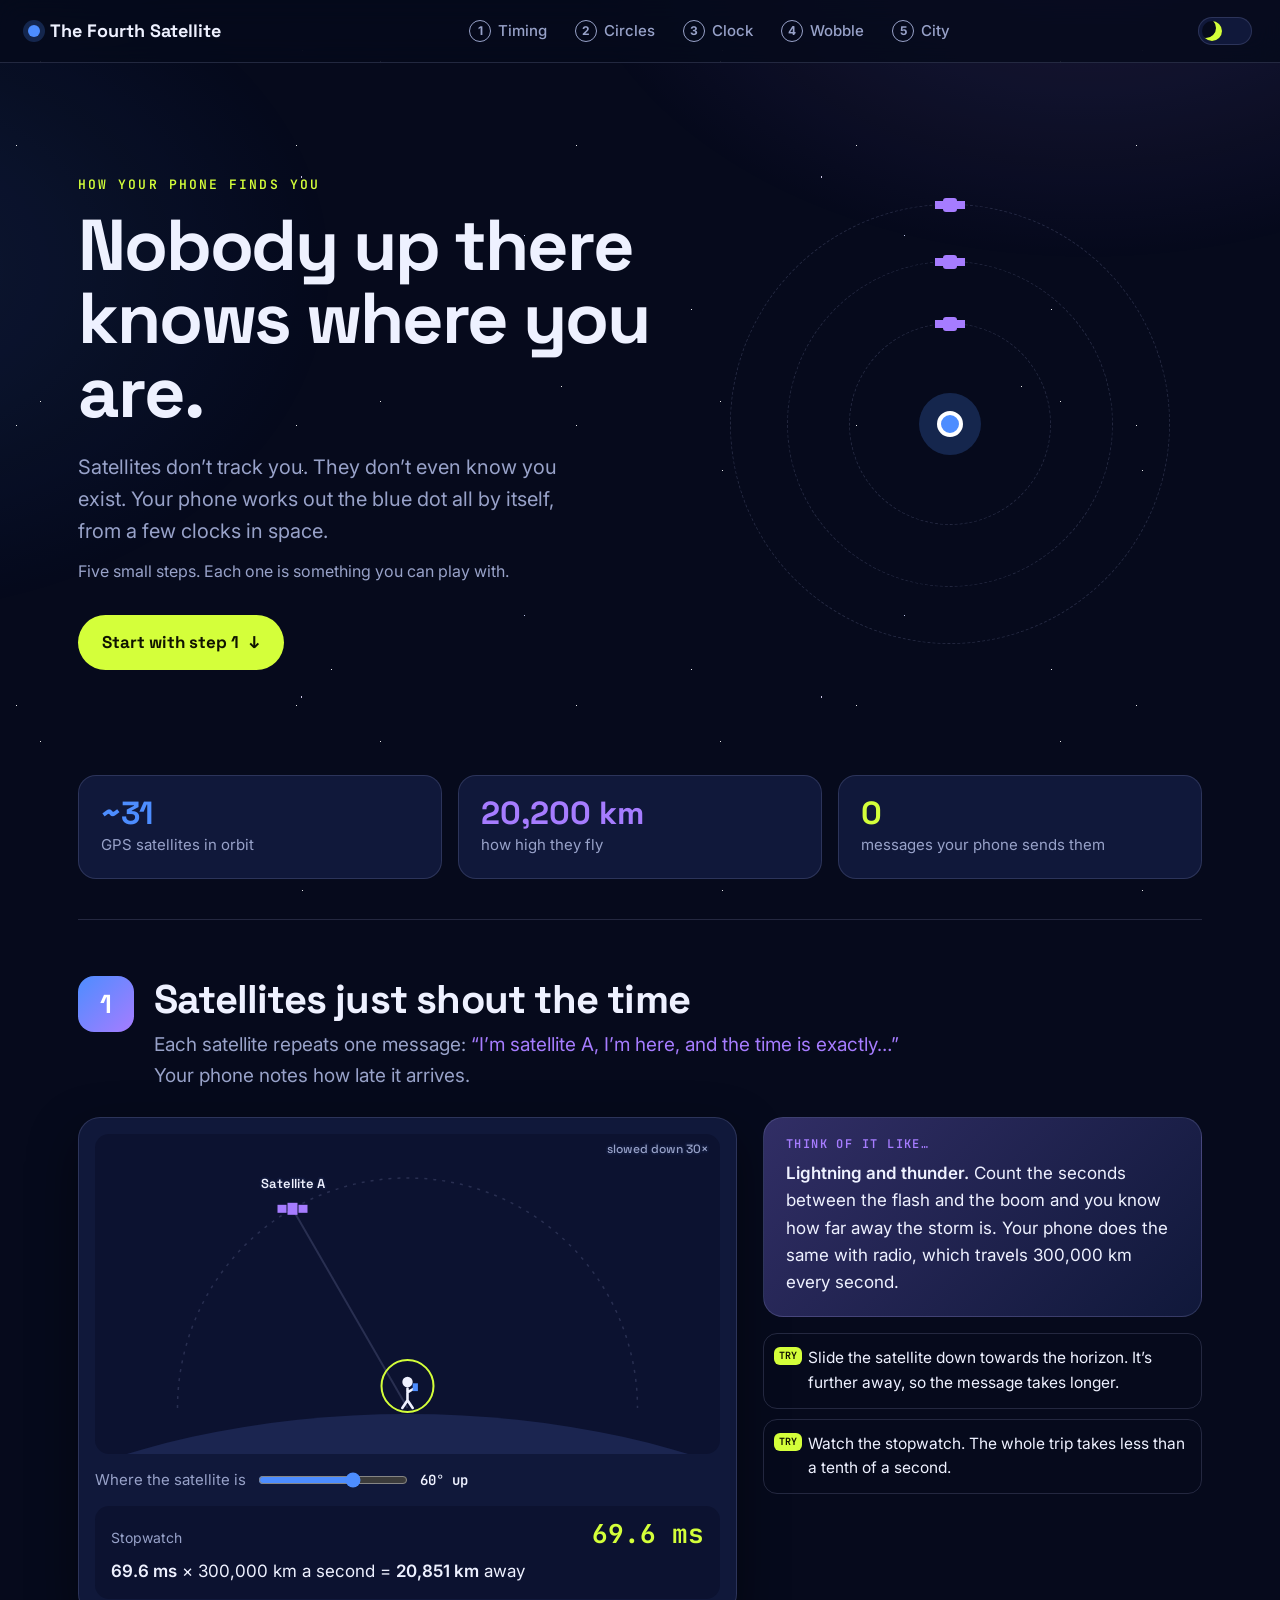
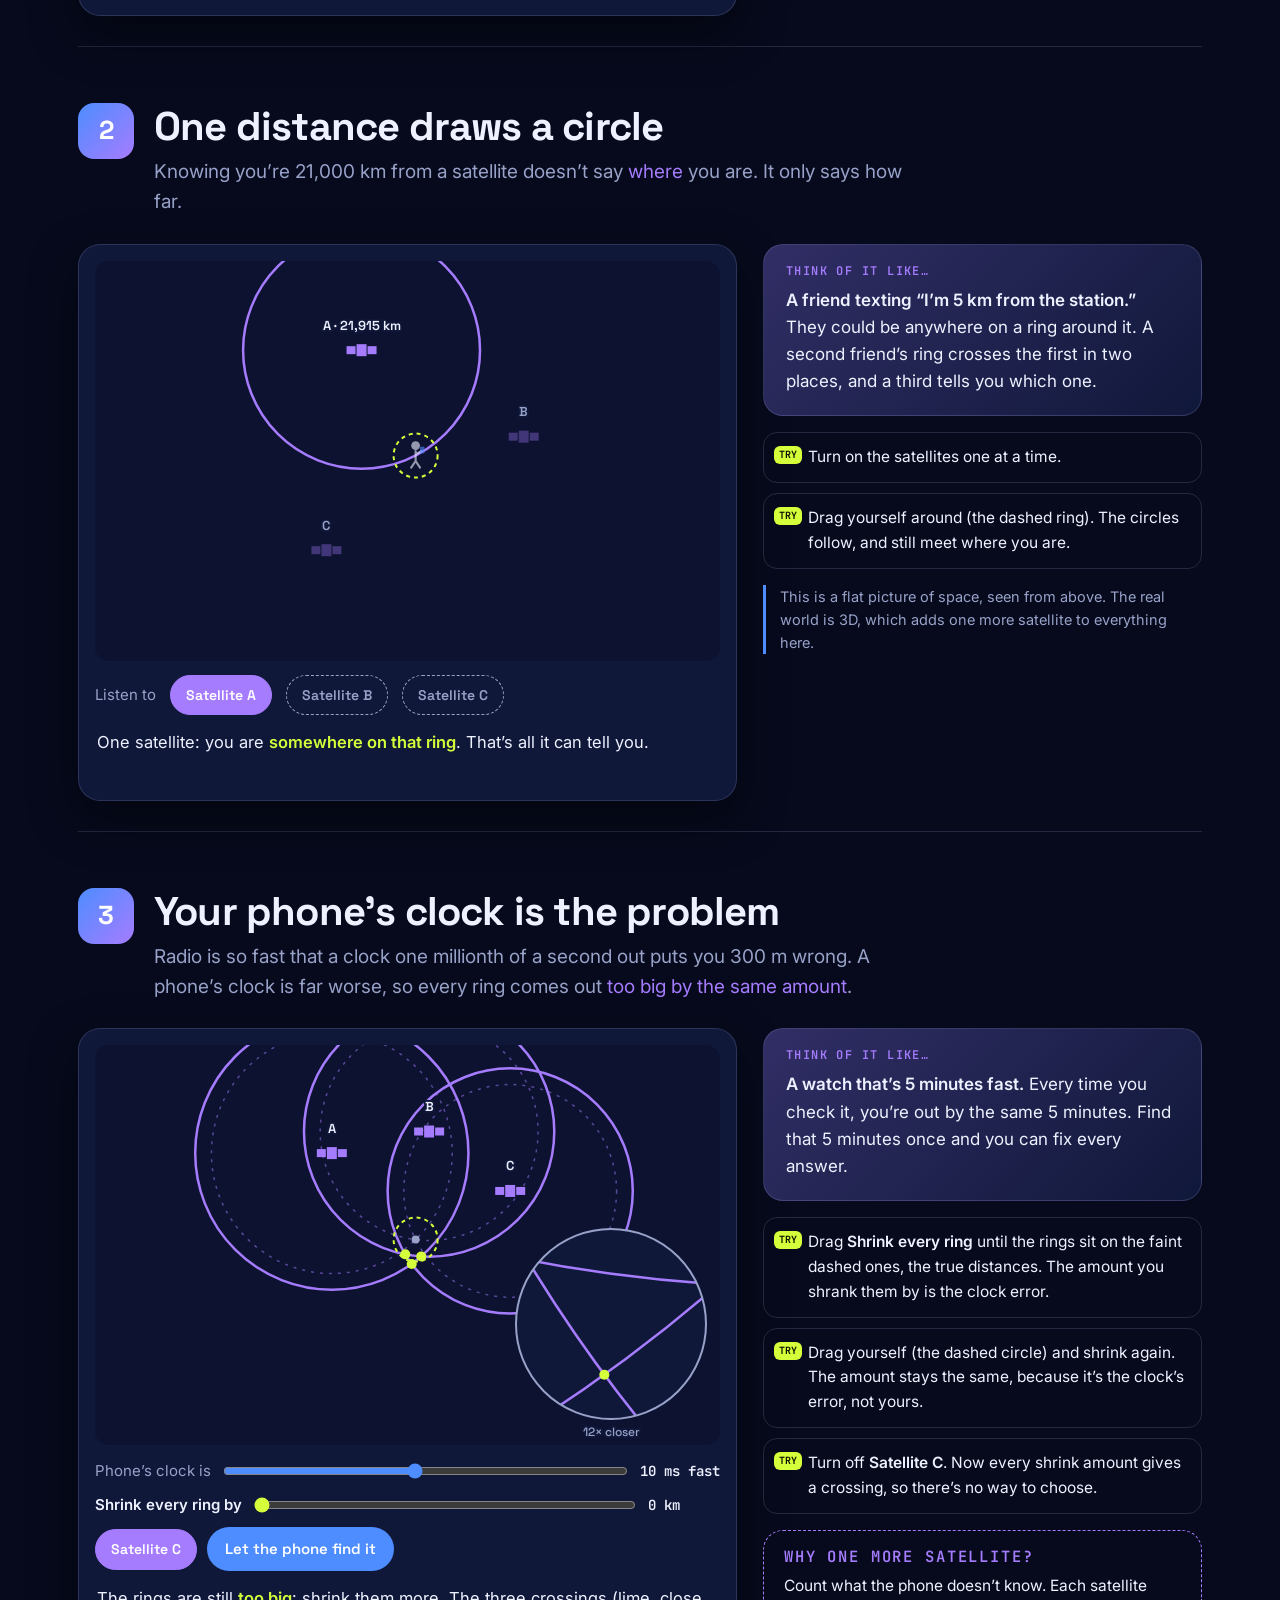
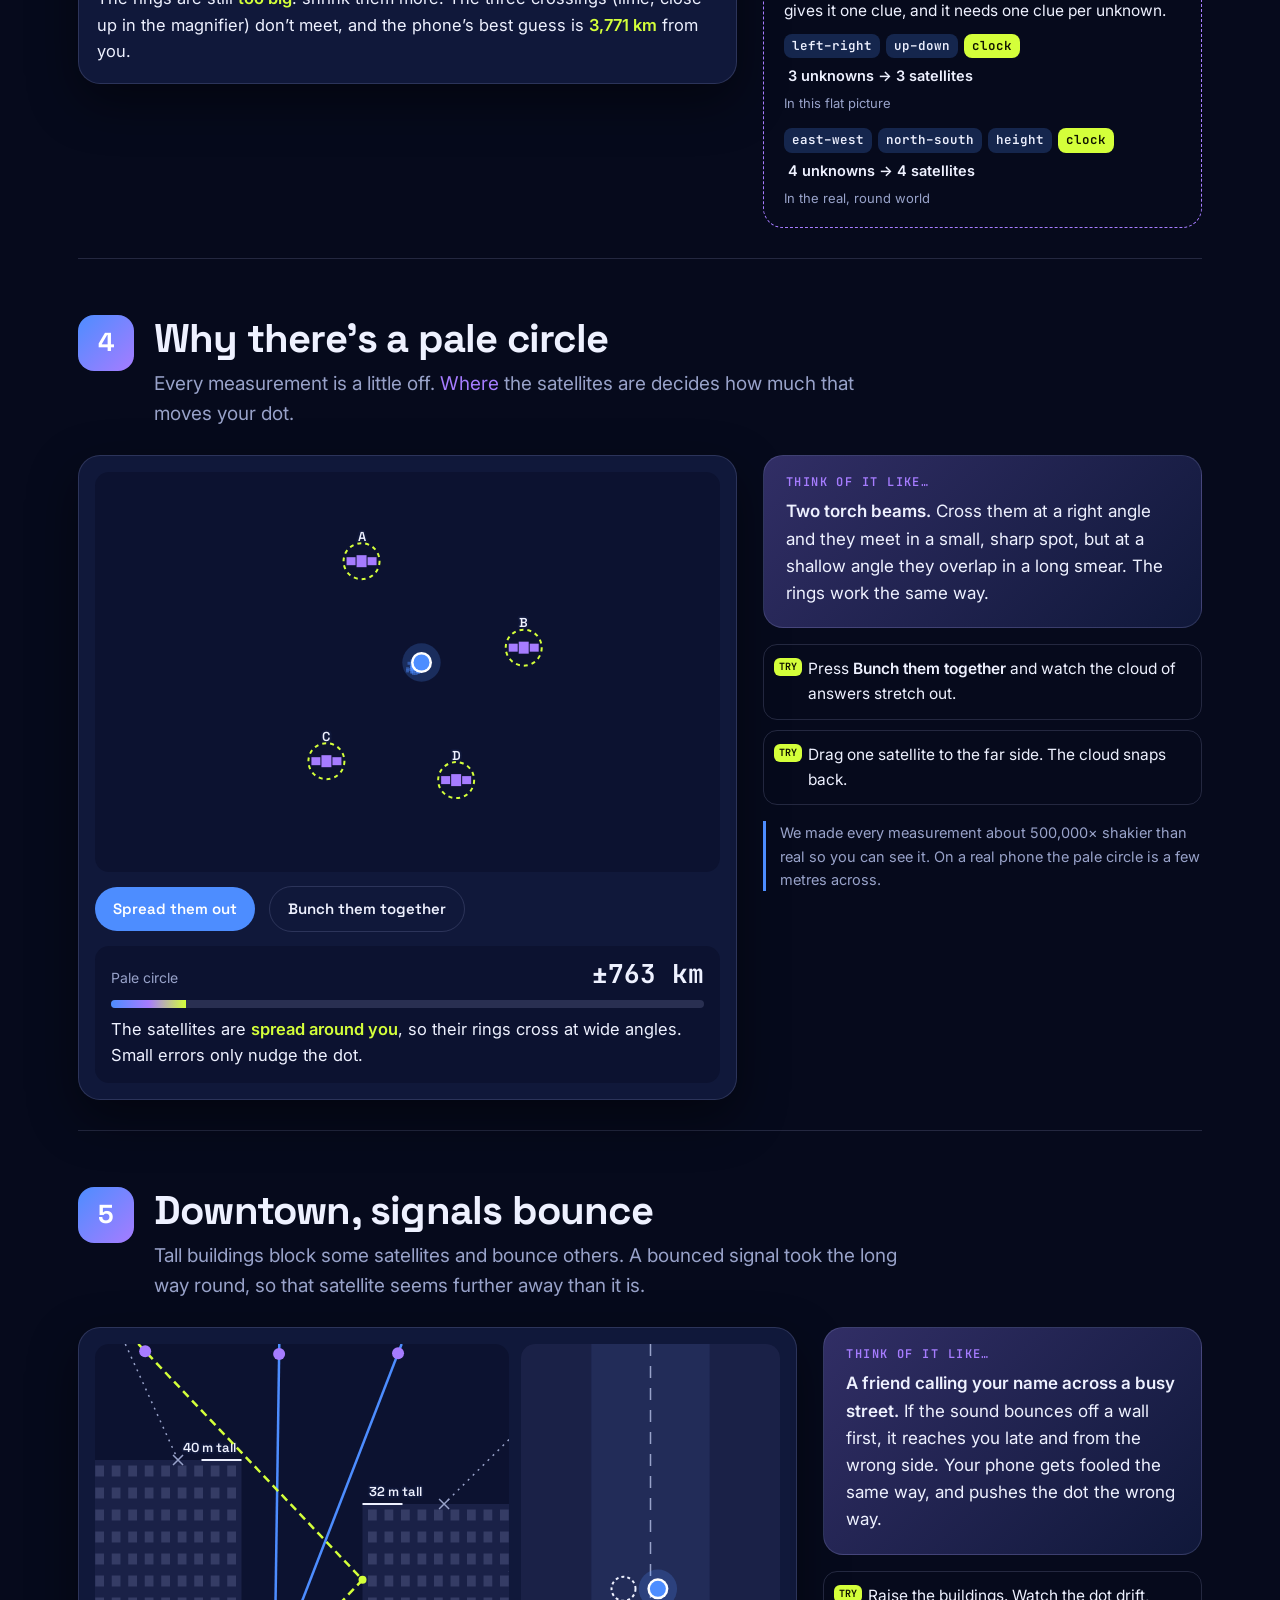
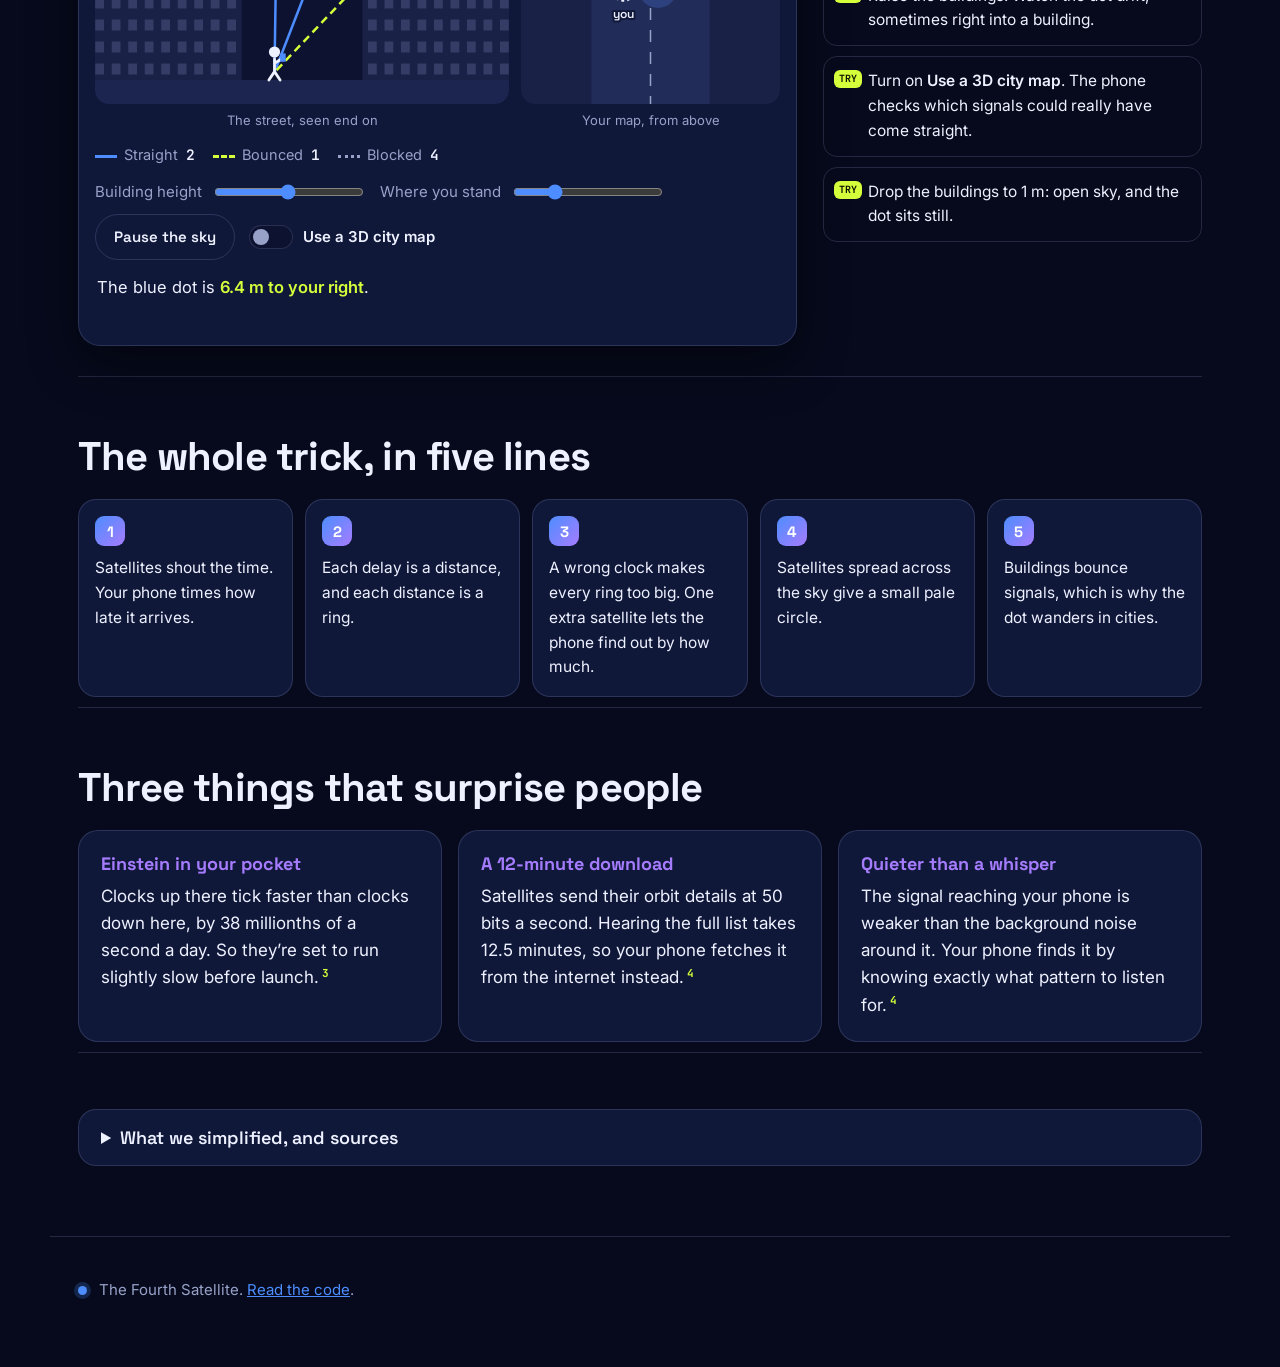
<file: submission/index.html>
<!doctype html>
<html lang="en" data-theme="dark">
<head>
<meta charset="utf-8">
<meta name="viewport" content="width=device-width, initial-scale=1">
<title>The Fourth Satellite</title>
<meta name="description" content="How your phone finds the blue dot on the map, in five small steps you can play with.">
<script>document.documentElement.dataset.theme = localStorage.getItem('blue-dot-theme') || 'dark';</script>
<link rel="preconnect" href="https://fonts.googleapis.com">
<link rel="preconnect" href="https://fonts.gstatic.com" crossorigin>
<link href="https://fonts.googleapis.com/css2?family=Space+Grotesk:wght@400;500;600;700&family=Inter:wght@400;500;600&family=JetBrains+Mono:wght@500;700&display=swap" rel="stylesheet">
<link rel="stylesheet" href="css/style.css">
<link rel="icon" href="favicon.svg" type="image/svg+xml">
</head>
<body>

<header class="nav">
  <a class="brand" href="#top"><span class="brand-dot"></span>The Fourth Satellite</a>
  <nav class="nav-steps" aria-label="Steps">
    <a href="#step1"><span>1</span>Timing</a>
    <a href="#step2"><span>2</span>Circles</a>
    <a href="#step3"><span>3</span>Clock</a>
    <a href="#step4"><span>4</span>Wobble</a>
    <a href="#step5"><span>5</span>City</a>
  </nav>
  <button type="button" class="theme" id="themeToggle" aria-pressed="false" aria-label="Switch to light mode">
    <span class="theme-track"><span class="theme-knob"></span></span>
  </button>
  <div class="progress"><span id="progress"></span></div>
</header>

<main id="top">

<section class="hero">
  <div class="hero-text">
    <p class="eyebrow">How your phone finds you</p>
    <h1>Nobody up there knows where you are.</h1>
    <p class="hero-sub">Satellites don&rsquo;t track you. They don&rsquo;t even know you exist. Your phone works out the blue dot all by itself, from a few clocks in space.</p>
    <p class="hero-sub small">Five small steps. Each one is something you can play with.</p>
    <a class="cta" href="#step1">Start with step 1 <span aria-hidden="true">&darr;</span></a>
  </div>
  <div class="orbit" aria-hidden="true">
    <div class="orbit-ring r1"><span class="sat"></span></div>
    <div class="orbit-ring r2"><span class="sat"></span></div>
    <div class="orbit-ring r3"><span class="sat"></span></div>
    <span class="hero-dot"></span>
  </div>
</section>

<section class="facts" aria-label="Three numbers to start with">
  <div class="fact"><b>~31</b><span>GPS satellites in orbit</span></div>
  <div class="fact"><b>20,200 km</b><span>how high they fly</span></div>
  <div class="fact"><b>0</b><span>messages your phone sends them</span></div>
</section>

<!-- Step 1 -->
<section class="step" id="step1">
  <header class="step-head">
    <span class="step-num">1</span>
    <div>
      <h2>Satellites just shout the time</h2>
      <p class="big-idea">Each satellite repeats one message: <em>&ldquo;I&rsquo;m satellite A, I&rsquo;m here, and the time is exactly&hellip;&rdquo;</em> Your phone notes how late it arrives.</p>
    </div>
  </header>
  <div class="step-body">
    <div class="stage">
      <canvas id="timingCanvas" role="img" aria-label="A satellite's timed message travelling down to a person with a phone"></canvas>
      <div class="controls">
        <label class="slider">Where the satellite is
          <input type="range" id="elevation" min="5" max="90" value="60">
          <output id="elevOut"></output>
        </label>
      </div>
      <div class="readout">
        <div><span class="k">Stopwatch</span><span class="watch" id="watch">0.0 ms</span></div>
        <p id="sum" class="swap"><span>The message is on its way&hellip;</span><span id="sumDone"></span></p>
      </div>
    </div>
    <aside class="side">
      <div class="analogy">
        <p class="analogy-tag">Think of it like&hellip;</p>
        <p><b>Lightning and thunder.</b> Count the seconds between the flash and the boom and you know how far away the storm is. Your phone does the same with radio, which travels 300,000 km every second.</p>
      </div>
      <ul class="try">
        <li>Slide the satellite down towards the horizon. It&rsquo;s further away, so the message takes longer.</li>
        <li>Watch the stopwatch. The whole trip takes less than a tenth of a second.</li>
      </ul>
    </aside>
  </div>
</section>

<!-- Step 2 -->
<section class="step" id="step2">
  <header class="step-head">
    <span class="step-num">2</span>
    <div>
      <h2>One distance draws a circle</h2>
      <p class="big-idea">Knowing you&rsquo;re 21,000 km from a satellite doesn&rsquo;t say <em>where</em> you are. It only says how far.</p>
    </div>
  </header>
  <div class="step-body">
    <div class="stage">
      <canvas id="circlesCanvas" class="grab" role="img" aria-label="Satellites with a ring around each one you listen to. Drag yourself to move."></canvas>
      <div class="controls">
        <span class="controls-label">Listen to</span>
        <button type="button" class="chip" data-sat="0" aria-pressed="true">Satellite A</button>
        <button type="button" class="chip" data-sat="1" aria-pressed="false">Satellite B</button>
        <button type="button" class="chip" data-sat="2" aria-pressed="false">Satellite C</button>
      </div>
      <p class="live" id="circlesLive" aria-live="polite"></p>
    </div>
    <aside class="side">
      <div class="analogy">
        <p class="analogy-tag">Think of it like&hellip;</p>
        <p><b>A friend texting &ldquo;I&rsquo;m 5 km from the station.&rdquo;</b> They could be anywhere on a ring around it. A second friend&rsquo;s ring crosses the first in two places, and a third tells you which one.</p>
      </div>
      <ul class="try">
        <li>Turn on the satellites one at a time.</li>
        <li>Drag yourself around (the dashed ring). The circles follow, and still meet where you are.</li>
      </ul>
      <p class="note">This is a flat picture of space, seen from above. The real world is 3D, which adds one more satellite to everything here.</p>
    </aside>
  </div>
</section>

<!-- Step 3 -->
<section class="step" id="step3">
  <header class="step-head">
    <span class="step-num">3</span>
    <div>
      <h2>Your phone&rsquo;s clock is the problem</h2>
      <p class="big-idea">Radio is so fast that a clock one millionth of a second out puts you 300 m wrong. A phone&rsquo;s clock is far worse, so every ring comes out <em>too big by the same amount</em>.</p>
    </div>
  </header>
  <div class="step-body">
    <div class="stage">
      <canvas id="clockCanvas" class="grab" role="img" aria-label="Rings that are all too big because the phone's clock is fast. Shrink them together until they meet."></canvas>
      <div class="controls stacked">
        <label class="slider">Phone&rsquo;s clock is
          <input type="range" id="clockError" min="1" max="20" value="10">
          <output id="clockOut"></output>
        </label>
        <label class="slider strong">Shrink every ring by
          <input type="range" id="shrink" min="0" max="8000" step="10" value="0">
          <output id="shrinkOut"></output>
        </label>
        <div class="row">
          <button type="button" class="chip" id="useThird" aria-pressed="true">Satellite C</button>
          <button type="button" class="btn" id="findClock">Let the phone find it</button>
        </div>
      </div>
      <p class="live" id="clockLive" aria-live="polite"></p>
    </div>
    <aside class="side">
      <div class="analogy">
        <p class="analogy-tag">Think of it like&hellip;</p>
        <p><b>A watch that&rsquo;s 5 minutes fast.</b> Every time you check it, you&rsquo;re out by the same 5 minutes. Find that 5 minutes once and you can fix every answer.</p>
      </div>
      <ul class="try">
        <li>Drag <b>Shrink every ring</b> until the rings sit on the faint dashed ones, the true distances. The amount you shrank them by is the clock error.</li>
        <li>Drag yourself (the dashed circle) and shrink again. The amount stays the same, because it&rsquo;s the clock&rsquo;s error, not yours.</li>
        <li>Turn off <b>Satellite C</b>. Now every shrink amount gives a crossing, so there&rsquo;s no way to choose.</li>
      </ul>
      <div class="unknowns">
        <p class="analogy-tag">Why one more satellite?</p>
        <p>Count what the phone doesn&rsquo;t know. Each satellite gives it one clue, and it needs one clue per unknown.</p>
        <div class="count"><span>left&ndash;right</span><span>up&ndash;down</span><span class="c">clock</span><b>3 unknowns &rarr; 3 satellites</b></div>
        <p class="where">In this flat picture</p>
        <div class="count"><span>east&ndash;west</span><span>north&ndash;south</span><span>height</span><span class="c">clock</span><b>4 unknowns &rarr; 4 satellites</b></div>
        <p class="where">In the real, round world</p>
      </div>
    </aside>
  </div>
</section>

<!-- Step 4 -->
<section class="step" id="step4">
  <header class="step-head">
    <span class="step-num">4</span>
    <div>
      <h2>Why there&rsquo;s a pale circle</h2>
      <p class="big-idea">Every measurement is a little off. <em>Where</em> the satellites are decides how much that moves your dot.</p>
    </div>
  </header>
  <div class="step-body">
    <div class="stage">
      <canvas id="wobbleCanvas" class="grab" role="img" aria-label="Four satellites, the blue dot jumping about, and a cloud of past answers. Drag the satellites."></canvas>
      <div class="controls">
        <button type="button" class="btn" data-layout="spread">Spread them out</button>
        <button type="button" class="btn ghost" data-layout="bunched">Bunch them together</button>
      </div>
      <div class="readout">
        <div><span class="k">Pale circle</span><span class="watch" id="wobbleSize"></span></div>
        <div class="meter"><span id="wobbleMeter"></span></div>
        <p class="live" id="wobbleLive" aria-live="polite"></p>
      </div>
    </div>
    <aside class="side">
      <div class="analogy">
        <p class="analogy-tag">Think of it like&hellip;</p>
        <p><b>Two torch beams.</b> Cross them at a right angle and they meet in a small, sharp spot, but at a shallow angle they overlap in a long smear. The rings work the same way.</p>
      </div>
      <ul class="try">
        <li>Press <b>Bunch them together</b> and watch the cloud of answers stretch out.</li>
        <li>Drag one satellite to the far side. The cloud snaps back.</li>
      </ul>
      <p class="note">We made every measurement about 500,000&times; shakier than real so you can see it. On a real phone the pale circle is a few metres across.</p>
    </aside>
  </div>
</section>

<!-- Step 5 -->
<section class="step" id="step5">
  <header class="step-head">
    <span class="step-num">5</span>
    <div>
      <h2>Downtown, signals bounce</h2>
      <p class="big-idea">Tall buildings block some satellites and bounce others. A bounced signal took the long way round, so that satellite seems further away than it is.</p>
    </div>
  </header>
  <div class="step-body wide">
    <div class="stage">
      <div class="city">
        <figure>
          <canvas id="streetCanvas" role="img" aria-label="A street seen end on, with each satellite signal drawn as straight, bounced or blocked"></canvas>
          <figcaption>The street, seen end on</figcaption>
        </figure>
        <figure>
          <canvas id="mapCanvas" role="img" aria-label="The map on your phone with the blue dot and a trail of where it has been"></canvas>
          <figcaption>Your map, from above</figcaption>
        </figure>
      </div>
      <div class="legend">
        <span><i class="k-direct"></i>Straight <b id="nDirect">0</b></span>
        <span><i class="k-bounce"></i>Bounced <b id="nBounce">0</b></span>
        <span><i class="k-blocked"></i>Blocked <b id="nBlocked">0</b></span>
      </div>
      <div class="controls">
        <label class="slider">Building height <input type="range" id="height" min="1" max="80" value="40"></label>
        <label class="slider">Where you stand <input type="range" id="where" min="1" max="21" step="0.5" value="6"></label>
        <button type="button" class="btn ghost" id="cityPlay" aria-pressed="false">Pause the sky</button>
        <button type="button" class="switch" id="useMap" aria-pressed="false"><span class="switch-track"><span class="switch-knob"></span></span>Use a 3D city map</button>
      </div>
      <p class="live" id="cityLive" aria-live="polite"></p>
    </div>
    <aside class="side">
      <div class="analogy">
        <p class="analogy-tag">Think of it like&hellip;</p>
        <p><b>A friend calling your name across a busy street.</b> If the sound bounces off a wall first, it reaches you late and from the wrong side. Your phone gets fooled the same way, and pushes the dot the wrong way.</p>
      </div>
      <ul class="try">
        <li>Raise the buildings. Watch the dot drift, sometimes right into a building.</li>
        <li>Turn on <b>Use a 3D city map</b>. The phone checks which signals could really have come straight.</li>
        <li>Drop the buildings to 1 m: open sky, and the dot sits still.</li>
      </ul>
    </aside>
  </div>
</section>

<section class="recap">
  <h2>The whole trick, in five lines</h2>
  <ol class="recap-list">
    <li><span>1</span>Satellites shout the time. Your phone times how late it arrives.</li>
    <li><span>2</span>Each delay is a distance, and each distance is a ring.</li>
    <li><span>3</span>A wrong clock makes every ring too big. One extra satellite lets the phone find out by how much.</li>
    <li><span>4</span>Satellites spread across the sky give a small pale circle.</li>
    <li><span>5</span>Buildings bounce signals, which is why the dot wanders in cities.</li>
  </ol>
</section>

<section class="bonus">
  <h2>Three things that surprise people</h2>
  <div class="cards">
    <article class="card">
      <p class="card-tag">Einstein in your pocket</p>
      <p>Clocks up there tick faster than clocks down here, by 38 millionths of a second a day. So they&rsquo;re set to run slightly slow before launch.<a class="fn" href="#n3">3</a></p>
    </article>
    <article class="card">
      <p class="card-tag">A 12-minute download</p>
      <p>Satellites send their orbit details at 50 bits a second. Hearing the full list takes 12.5 minutes, so your phone fetches it from the internet instead.<a class="fn" href="#n4">4</a></p>
    </article>
    <article class="card">
      <p class="card-tag">Quieter than a whisper</p>
      <p>The signal reaching your phone is weaker than the background noise around it. Your phone finds it by knowing exactly what pattern to listen for.<a class="fn" href="#n4">4</a></p>
    </article>
  </div>
</section>

<section class="fine">
  <details>
    <summary>What we simplified, and sources</summary>
    <ul>
      <li>Step 1&rsquo;s arc isn&rsquo;t to scale, but its distance and delay come from a real orbit 20,200 km up.</li>
      <li>Steps 2 to 4 are a flat picture, so 3 satellites do the job that 4 do in the real, 3D world.</li>
      <li>Step 4&rsquo;s wobble is hugely exaggerated, so you can see it.</li>
      <li>Step 5 has one bounce at most, flat glass walls and a perfect city map. Its sky turns about 140&times; faster than real life.</li>
      <li>Nothing slows the signal down on its way (in real life the upper air adds a few metres).</li>
    </ul>
    <ol class="sources">
      <li id="n1">Number of satellites, height and orbits: GPS.gov, &ldquo;Space segment&rdquo;.</li>
      <li id="n2">Phones are typically accurate to within 4.9 m under open sky: GPS.gov, &ldquo;GPS accuracy&rdquo;.</li>
      <li id="n3">Clocks 38 &micro;s a day fast, set to 10.22999999543 MHz: N. Ashby, &ldquo;Relativity in the Global Positioning System&rdquo;, <i>Living Reviews in Relativity</i>, 2003.</li>
      <li id="n4">50 bits a second, 12.5 minutes for the full list, and the signal&rsquo;s strength and pattern: the GPS specification IS-GPS-200.</li>
      <li id="n5">3D-map-aided positioning on Android from 2020: F. van Diggelen, &ldquo;Improving urban GPS accuracy for your app&rdquo;, Android Developers Blog.</li>
    </ol>
    <p>All of it runs in your browser: about 870 lines of JavaScript, no libraries, built on the organisers&rsquo; exemplar. <a href="https://github.com/" id="repoLink">Read the code on GitHub</a>.</p>
  </details>
</section>

</main>

<footer class="foot">
  <p><span class="brand-dot"></span> The Fourth Satellite. <a href="https://github.com/" class="repo">Read the code</a>.</p>
</footer>

<script src="../links.js"></script>
<script>document.querySelectorAll('#repoLink, .repo').forEach((a) => { a.href = LINKS.repo; });</script>
<script type="module" src="js/app.js"></script>
</body>
</html>
</file>
<file: submission/css/style.css>
/* Two main colours, blue (you and the dot) and violet (satellites and their signals),
   and one odd accent, acid lime, for anything you can grab and anything going wrong. */
:root, [data-theme="dark"] {
  --bg: #060a1c;
  --bg-2: #0c1230;
  --card: #10183a;
  --text: #eef1ff;
  --muted: #98a2c9;
  --line: rgba(190, 200, 255, .16);
  --blue: #4d8dff;
  --blue-soft: rgba(77, 141, 255, .22);
  --violet: #a67cff;
  --accent: #d4ff3a;
  --accent-ink: #d4ff3a;
  --ground: #1b2550;
  --building: #1a2147;
  --street: #222c58;
  --shadow: 0 18px 50px rgba(0, 0, 0, .45);
  --stars: .9;
  color-scheme: dark;
}
[data-theme="light"] {
  --bg: #f2f4fc;
  --bg-2: #e7eafa;
  --card: #ffffff;
  --text: #121834;
  --muted: #5a6386;
  --line: rgba(20, 30, 80, .14);
  --blue: #1f66f0;
  --blue-soft: rgba(31, 102, 240, .16);
  --violet: #7646e0;
  --accent: #b6e000;
  --accent-ink: #4f6400;
  --ground: #dfe4f5;
  --building: #c9d0ea;
  --street: #f7f8fd;
  --shadow: 0 14px 40px rgba(30, 40, 100, .12);
  --stars: 0;
  color-scheme: light;
}

* { box-sizing: border-box; }
html { scroll-behavior: smooth; scroll-padding-top: 84px; }
body {
  margin: 0; background: var(--bg); color: var(--text);
  font: 400 17px/1.6 Inter, system-ui, sans-serif;
  transition: background .3s, color .3s;
}
/* A starfield made of tiny dots, only visible in dark mode. */
body::before {
  content: ""; position: fixed; inset: 0; z-index: -1; pointer-events: none; opacity: var(--stars); transition: opacity .3s;
  background:
    radial-gradient(1px 1px at 12% 18%, #fff 50%, transparent 51%),
    radial-gradient(1px 1px at 72% 12%, #fff 50%, transparent 51%),
    radial-gradient(1.5px 1.5px at 38% 62%, #cfd8ff 50%, transparent 51%),
    radial-gradient(1px 1px at 88% 48%, #fff 50%, transparent 51%),
    radial-gradient(1px 1px at 22% 84%, #fff 50%, transparent 51%),
    radial-gradient(1.5px 1.5px at 58% 34%, #e5dcff 50%, transparent 51%),
    radial-gradient(1px 1px at 92% 86%, #fff 50%, transparent 51%),
    radial-gradient(1px 1px at 6% 52%, #fff 50%, transparent 51%),
    radial-gradient(900px 600px at 85% -10%, rgba(166, 124, 255, .16), transparent 60%),
    radial-gradient(800px 600px at -10% 30%, rgba(77, 141, 255, .12), transparent 60%);
  background-size: 340px 340px, 420px 420px, 380px 380px, 300px 300px, 460px 460px, 520px 520px, 360px 360px, 280px 280px, auto, auto;
}
a { color: var(--blue); }
h1, h2, h3, .brand, .step-num, .btn, .chip, .cta { font-family: "Space Grotesk", system-ui, sans-serif; }
b { font-weight: 600; }
em { font-style: normal; color: var(--violet); }
button { font: inherit; color: inherit; }
:focus-visible { outline: 2px solid var(--accent); outline-offset: 3px; }

/* Navigation */
.nav {
  position: sticky; top: 0; z-index: 20; display: flex; align-items: center; gap: 18px;
  padding: 12px 28px; background: color-mix(in srgb, var(--bg) 82%, transparent);
  backdrop-filter: blur(12px); border-bottom: 1px solid var(--line);
}
.brand { display: flex; align-items: center; gap: 10px; font-weight: 700; font-size: 18px; color: var(--text); text-decoration: none; white-space: nowrap; }
.brand-dot { width: 12px; height: 12px; border-radius: 50%; background: var(--blue); box-shadow: 0 0 0 5px var(--blue-soft); display: inline-block; }
.nav-steps { display: flex; gap: 4px; margin: 0 auto; }
.nav-steps a {
  display: flex; align-items: center; gap: 7px; padding: 7px 12px; border-radius: 999px;
  color: var(--muted); text-decoration: none; font-weight: 500; font-size: 15px; transition: background .2s, color .2s;
}
.nav-steps a span {
  width: 22px; height: 22px; border-radius: 50%; display: grid; place-items: center; font-size: 12px; font-weight: 700;
  border: 1.5px solid currentColor;
}
.nav-steps a:hover { color: var(--text); }
.nav-steps a.here { background: var(--blue); color: #fff; }
.nav-steps a.here span { border-color: #fff; }
.progress { position: absolute; left: 0; right: 0; bottom: -1px; height: 3px; }
.progress span { display: block; height: 100%; background: linear-gradient(90deg, var(--blue), var(--violet)); transform-origin: left; transform: scaleX(0); }

.theme { background: none; border: 0; padding: 0; cursor: pointer; }
.theme-track { display: block; width: 54px; height: 28px; border-radius: 999px; background: var(--card); border: 1px solid var(--line); position: relative; }
.theme-knob {
  position: absolute; top: 3px; left: 3px; width: 20px; height: 20px; border-radius: 50%;
  background: var(--bg); box-shadow: inset -6px -3px 0 0 var(--accent);   /* a crescent moon */
  transition: left .25s, box-shadow .25s, background .25s;
}
[data-theme="light"] .theme-knob { left: 29px; background: #ffb84d; box-shadow: 0 0 0 4px rgba(255, 184, 77, .3); } /* the sun */

/* Hero */
main { max-width: 1180px; margin: 0 auto; padding: 0 28px; }
.hero { display: grid; grid-template-columns: 1.15fr 1fr; gap: 40px; align-items: center; min-height: 78vh; padding: 40px 0 20px; }
.eyebrow { font: 600 13px/1 "JetBrains Mono", monospace; letter-spacing: .16em; text-transform: uppercase; color: var(--accent-ink); margin: 0 0 18px; }
h1 { font-size: clamp(40px, 6vw, 72px); line-height: 1.02; letter-spacing: -.03em; margin: 0 0 22px; }
.hero-sub { font-size: 20px; color: var(--muted); max-width: 520px; margin: 0 0 12px; }
.hero-sub.small { font-size: 16px; }
.cta {
  display: inline-flex; align-items: center; gap: 10px; margin-top: 18px; padding: 14px 24px; border-radius: 999px;
  background: var(--accent); color: #101400; font-weight: 700; text-decoration: none; font-size: 17px;
  box-shadow: 0 0 0 0 var(--accent); transition: transform .15s, box-shadow .3s;
}
.cta:hover { transform: translateY(-2px); box-shadow: 0 10px 30px -8px var(--accent); }

.orbit { position: relative; aspect-ratio: 1; max-width: 440px; width: 100%; justify-self: center; }
.orbit-ring { position: absolute; inset: 0; border: 1px dashed var(--line); border-radius: 50%; animation: spin 26s linear infinite; }
.orbit-ring.r2 { inset: 13%; animation-duration: 18s; animation-direction: reverse; }
.orbit-ring.r3 { inset: 27%; animation-duration: 12s; }
.sat { position: absolute; top: -7px; left: calc(50% - 7px); width: 14px; height: 14px; border-radius: 3px; background: var(--violet); box-shadow: -11px 0 0 -3px var(--violet), 11px 0 0 -3px var(--violet); }
.hero-dot { position: absolute; top: 50%; left: 50%; width: 26px; height: 26px; margin: -13px; border-radius: 50%; background: var(--blue); border: 4px solid #fff; }
.hero-dot::after { content: ""; position: absolute; inset: -22px; border-radius: 50%; background: var(--blue-soft); animation: breathe 2.6s ease-in-out infinite; z-index: -1; }
@keyframes spin { to { transform: rotate(360deg); } }
@keyframes breathe { 50% { transform: scale(1.35); opacity: .5; } }

.facts { display: grid; grid-template-columns: repeat(3, 1fr); gap: 16px; margin: 10px 0 40px; }
.fact { background: var(--card); border: 1px solid var(--line); border-radius: 18px; padding: 20px 22px; }
.fact b { display: block; font: 700 32px/1.1 "Space Grotesk", sans-serif; color: var(--blue); }
.fact:nth-child(2) b { color: var(--violet); }
.fact:nth-child(3) b { color: var(--accent-ink); }
.fact span { color: var(--muted); font-size: 15px; }

/* Steps */
.step { padding: 56px 0 30px; border-top: 1px solid var(--line); }
.step-head { display: flex; gap: 20px; align-items: flex-start; margin-bottom: 26px; }
.step-num {
  flex: none; width: 56px; height: 56px; border-radius: 16px; display: grid; place-items: center;
  font-size: 26px; font-weight: 700; color: #fff; background: linear-gradient(135deg, var(--blue), var(--violet));
}
h2 { font-size: clamp(28px, 3.4vw, 40px); line-height: 1.1; letter-spacing: -.02em; margin: 2px 0 8px; }
.big-idea { font-size: 19px; color: var(--muted); margin: 0; max-width: 760px; }

.step-body { display: grid; grid-template-columns: minmax(0, 1.5fr) minmax(0, 1fr); gap: 26px; align-items: start; }
.step-body.wide { grid-template-columns: minmax(0, 1.9fr) minmax(0, 1fr); }
.stage { background: var(--card); border: 1px solid var(--line); border-radius: 22px; padding: 16px; box-shadow: var(--shadow); }
.stage canvas { display: block; width: 100%; height: 400px; border-radius: 14px; background: var(--bg-2); }
canvas.grab { cursor: grab; touch-action: none; }
canvas.grabbing { cursor: grabbing; }
#timingCanvas { height: 320px; }

.controls { display: flex; flex-wrap: wrap; align-items: center; gap: 10px 14px; margin-top: 14px; }
.controls.stacked { flex-direction: column; align-items: stretch; }
.controls.stacked .slider { justify-content: space-between; }
.controls.stacked .slider input { flex: 1; min-width: 120px; }
.controls .row { display: flex; flex-wrap: wrap; gap: 10px; align-items: center; }
.slider.strong { color: var(--text); font-weight: 600; }
.slider.strong input { accent-color: var(--accent); }
.unknowns { padding: 18px 20px; border-radius: 20px; border: 1px dashed var(--violet); }
.unknowns p { margin: 0 0 10px; font-size: 15.5px; }
.count { display: flex; flex-wrap: wrap; align-items: center; gap: 6px; }
.count span { font: 600 12.5px/1 "JetBrains Mono", monospace; padding: 6px 8px; border-radius: 8px; background: var(--blue-soft); color: var(--text); }
.count span.c { background: var(--accent); color: #101400; }
.count b { font-size: 14.5px; margin-left: 4px; }
.unknowns .where { font-size: 13px; color: var(--muted); margin: 6px 0 14px; }
.unknowns .where:last-child { margin-bottom: 0; }
.controls-label { color: var(--muted); font-size: 15px; }
.slider { display: flex; align-items: center; gap: 10px; font-size: 15px; color: var(--muted); flex-wrap: wrap; }
.slider input { accent-color: var(--blue); width: 150px; }
.slider output { font: 600 14px/1 "JetBrains Mono", monospace; color: var(--text); min-width: 9ch; }

.btn {
  cursor: pointer; border: 0; border-radius: 999px; padding: 10px 18px; font-weight: 600; font-size: 15px;
  background: var(--blue); color: #fff; transition: transform .12s, opacity .2s;
}
.btn:hover { transform: translateY(-1px); }
.btn:disabled { opacity: .45; cursor: default; transform: none; }
.btn.ghost { background: transparent; color: var(--text); border: 1.5px solid var(--line); }
.btn.ghost:hover { border-color: var(--blue); }

.chip {
  cursor: pointer; border-radius: 999px; padding: 8px 15px; font-weight: 600; font-size: 14px;
  border: 1.5px dashed var(--muted); background: transparent; color: var(--muted);
}
.chip[aria-pressed="true"] { border: 1.5px solid var(--violet); background: var(--violet); color: #fff; }

.switch { display: inline-flex; align-items: center; gap: 10px; background: none; border: 0; cursor: pointer; font-weight: 600; font-size: 15px; padding: 4px 0; }
.switch-track { width: 44px; height: 24px; border-radius: 999px; background: var(--bg-2); border: 1px solid var(--line); position: relative; flex: none; }
.switch-knob { position: absolute; top: 3px; left: 3px; width: 16px; height: 16px; border-radius: 50%; background: var(--muted); transition: left .2s, background .2s; }
.switch[aria-pressed="true"] .switch-knob { left: 23px; background: var(--accent); }

.readout { margin-top: 14px; padding: 14px 16px; border-radius: 14px; background: var(--bg-2); }
.readout > div:first-child { display: flex; justify-content: space-between; align-items: baseline; gap: 12px; }
.k { color: var(--muted); font-size: 14px; }
.watch { font: 700 26px/1.1 "JetBrains Mono", monospace; color: var(--text); }
.watch.done { color: var(--accent-ink); }
.readout p { margin: 8px 0 0; }
/* Both texts sit in the same cell, so the box is always as tall as the longer one and nothing below jumps. */
.swap { display: grid; }
.swap > * { grid-area: 1 / 1; }
.swap > :last-child, .swap.done > :first-child { visibility: hidden; }
.swap.done > :last-child { visibility: visible; }
.meter { height: 8px; border-radius: 999px; background: var(--line); margin-top: 10px; overflow: hidden; }
.meter span { display: block; height: 100%; width: 0; background: linear-gradient(90deg, var(--blue), var(--violet), var(--accent)); transition: width .4s; }

.live { margin: 14px 2px 2px; min-height: 3.2em; font-size: 16.5px; }
.live b { color: var(--accent-ink); }

.side { display: flex; flex-direction: column; gap: 16px; }
.analogy { position: relative; padding: 20px 22px; border-radius: 20px; background: linear-gradient(135deg, color-mix(in srgb, var(--violet) 22%, var(--card)), var(--card)); border: 1px solid var(--line); }
.analogy p { margin: 0; }
.analogy-tag { font: 600 12px/1 "JetBrains Mono", monospace; letter-spacing: .12em; text-transform: uppercase; color: var(--violet) !important; margin-bottom: 10px !important; }
.try { list-style: none; margin: 0; padding: 0; display: grid; gap: 10px; }
.try li { position: relative; padding: 12px 14px 12px 44px; border-radius: 14px; border: 1px solid var(--line); font-size: 15.5px; }
.try li::before {
  content: "Try"; position: absolute; left: 10px; top: 13px; font: 700 10px/1 "JetBrains Mono", monospace;
  text-transform: uppercase; color: #101400; background: var(--accent); padding: 4px 5px; border-radius: 6px;
}
.note { margin: 0; font-size: 14.5px; color: var(--muted); padding-left: 14px; border-left: 3px solid var(--blue); }

.city { display: grid; grid-template-columns: 1.6fr 1fr; gap: 12px; }
.city figure { margin: 0; }
.city figcaption { font-size: 13px; color: var(--muted); margin-top: 6px; text-align: center; }
.city canvas { height: 360px; }
.legend { display: flex; flex-wrap: wrap; gap: 18px; margin-top: 12px; font-size: 14.5px; color: var(--muted); }
.legend i { display: inline-block; width: 22px; height: 0; border-top: 3px solid; margin-right: 7px; vertical-align: middle; }
.legend b { color: var(--text); font-family: "JetBrains Mono", monospace; margin-left: 4px; }
.k-direct { border-color: var(--blue) !important; }
.k-bounce { border-color: var(--accent) !important; border-top-style: dashed !important; }
.k-blocked { border-color: var(--muted) !important; border-top-style: dotted !important; }

/* After the steps */
.recap, .bonus, .fine { padding: 56px 0 10px; border-top: 1px solid var(--line); }
.recap-list { list-style: none; padding: 0; margin: 20px 0 0; display: grid; grid-template-columns: repeat(5, 1fr); gap: 12px; }
.recap-list li { background: var(--card); border: 1px solid var(--line); border-radius: 18px; padding: 16px; font-size: 15.5px; }
.recap-list span { display: grid; place-items: center; width: 30px; height: 30px; border-radius: 9px; margin-bottom: 10px; background: linear-gradient(135deg, var(--blue), var(--violet)); color: #fff; font: 700 15px/1 "Space Grotesk", sans-serif; }
.cards { display: grid; grid-template-columns: repeat(3, 1fr); gap: 16px; margin-top: 20px; }
.card { background: var(--card); border: 1px solid var(--line); border-radius: 20px; padding: 22px; transition: transform .2s, border-color .2s; }
.card:hover { transform: translateY(-4px); border-color: var(--violet); }
.card p { margin: 0; }
.card-tag { font: 700 18px/1.2 "Space Grotesk", sans-serif; color: var(--violet); margin-bottom: 8px !important; }
a.fn { font: 700 11px/0 "JetBrains Mono", monospace; vertical-align: super; text-decoration: none; margin-left: 3px; color: var(--accent-ink); }
.fine details { background: var(--card); border: 1px solid var(--line); border-radius: 18px; padding: 16px 22px; }
.fine summary { cursor: pointer; font: 600 18px/1.3 "Space Grotesk", sans-serif; }
.fine ul, .fine ol { font-size: 15px; color: var(--muted); }
.fine li:target { color: var(--text); }
.foot { max-width: 1180px; margin: 60px auto 0; padding: 26px 28px 50px; border-top: 1px solid var(--line); color: var(--muted); font-size: 15px; }
.foot .brand-dot { width: 9px; height: 9px; box-shadow: 0 0 0 4px var(--blue-soft); margin-right: 8px; }

@media (max-width: 980px) {
  .nav-steps a { padding: 7px 8px; font-size: 0; gap: 0; }
  .nav-steps a span { font-size: 12px; }
  .hero { grid-template-columns: 1fr; min-height: 0; }
  .orbit { max-width: 280px; }
  .step-body, .step-body.wide { grid-template-columns: 1fr; }
  .recap-list { grid-template-columns: 1fr 1fr; }
  .cards { grid-template-columns: 1fr; }
}
@media (max-width: 620px) {
  main, .nav { padding-left: 16px; padding-right: 16px; }
  .nav { gap: 10px; }
  .brand { font-size: 0; gap: 0; }
  .facts { grid-template-columns: 1fr; }
  .stage { padding: 10px; border-radius: 18px; }
  .stage canvas { height: 320px; }
  .city { grid-template-columns: 1fr; }
  .city canvas { height: 280px; }
  .step-head { gap: 14px; }
  .step-num { width: 44px; height: 44px; font-size: 21px; border-radius: 12px; }
  .recap-list { grid-template-columns: 1fr; }
}
@media (prefers-reduced-motion: reduce) {
  *, *::before, *::after { animation: none !important; transition: none !important; }
  html { scroll-behavior: auto; }
}
</file>
